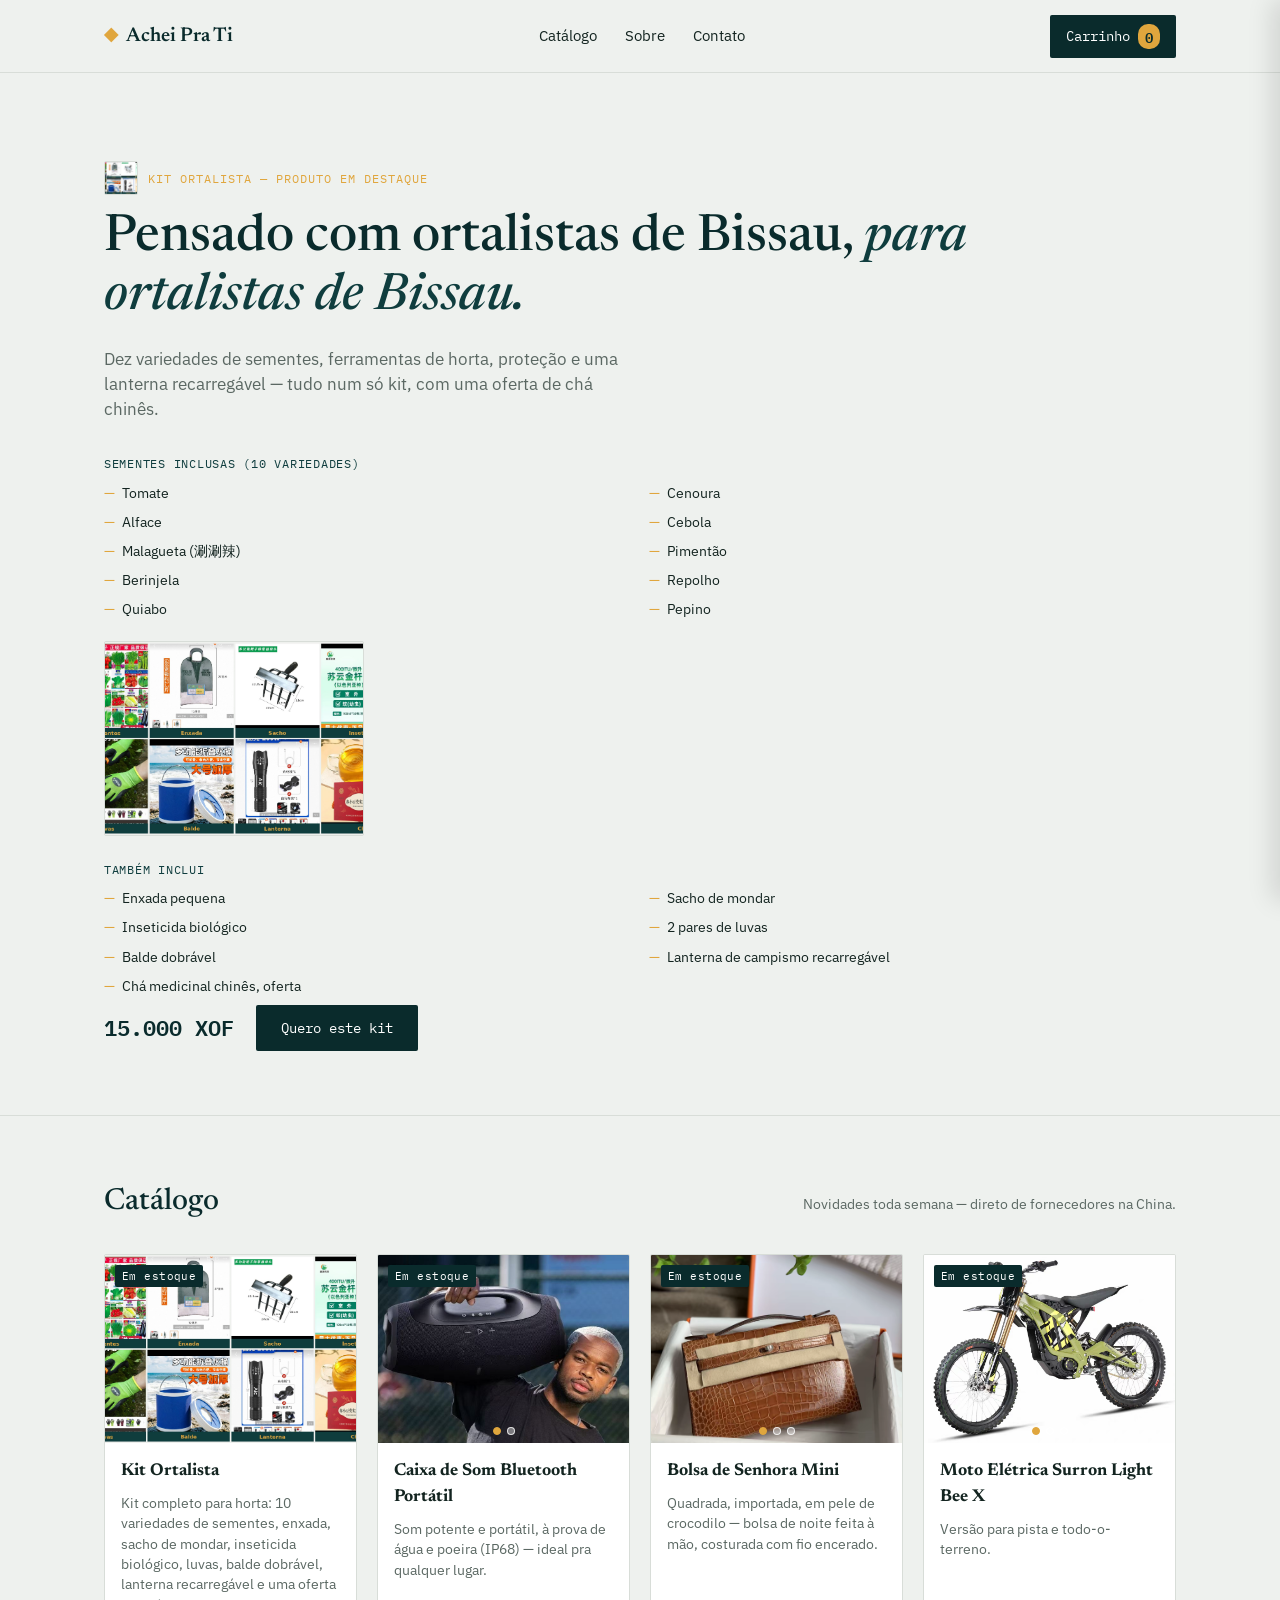
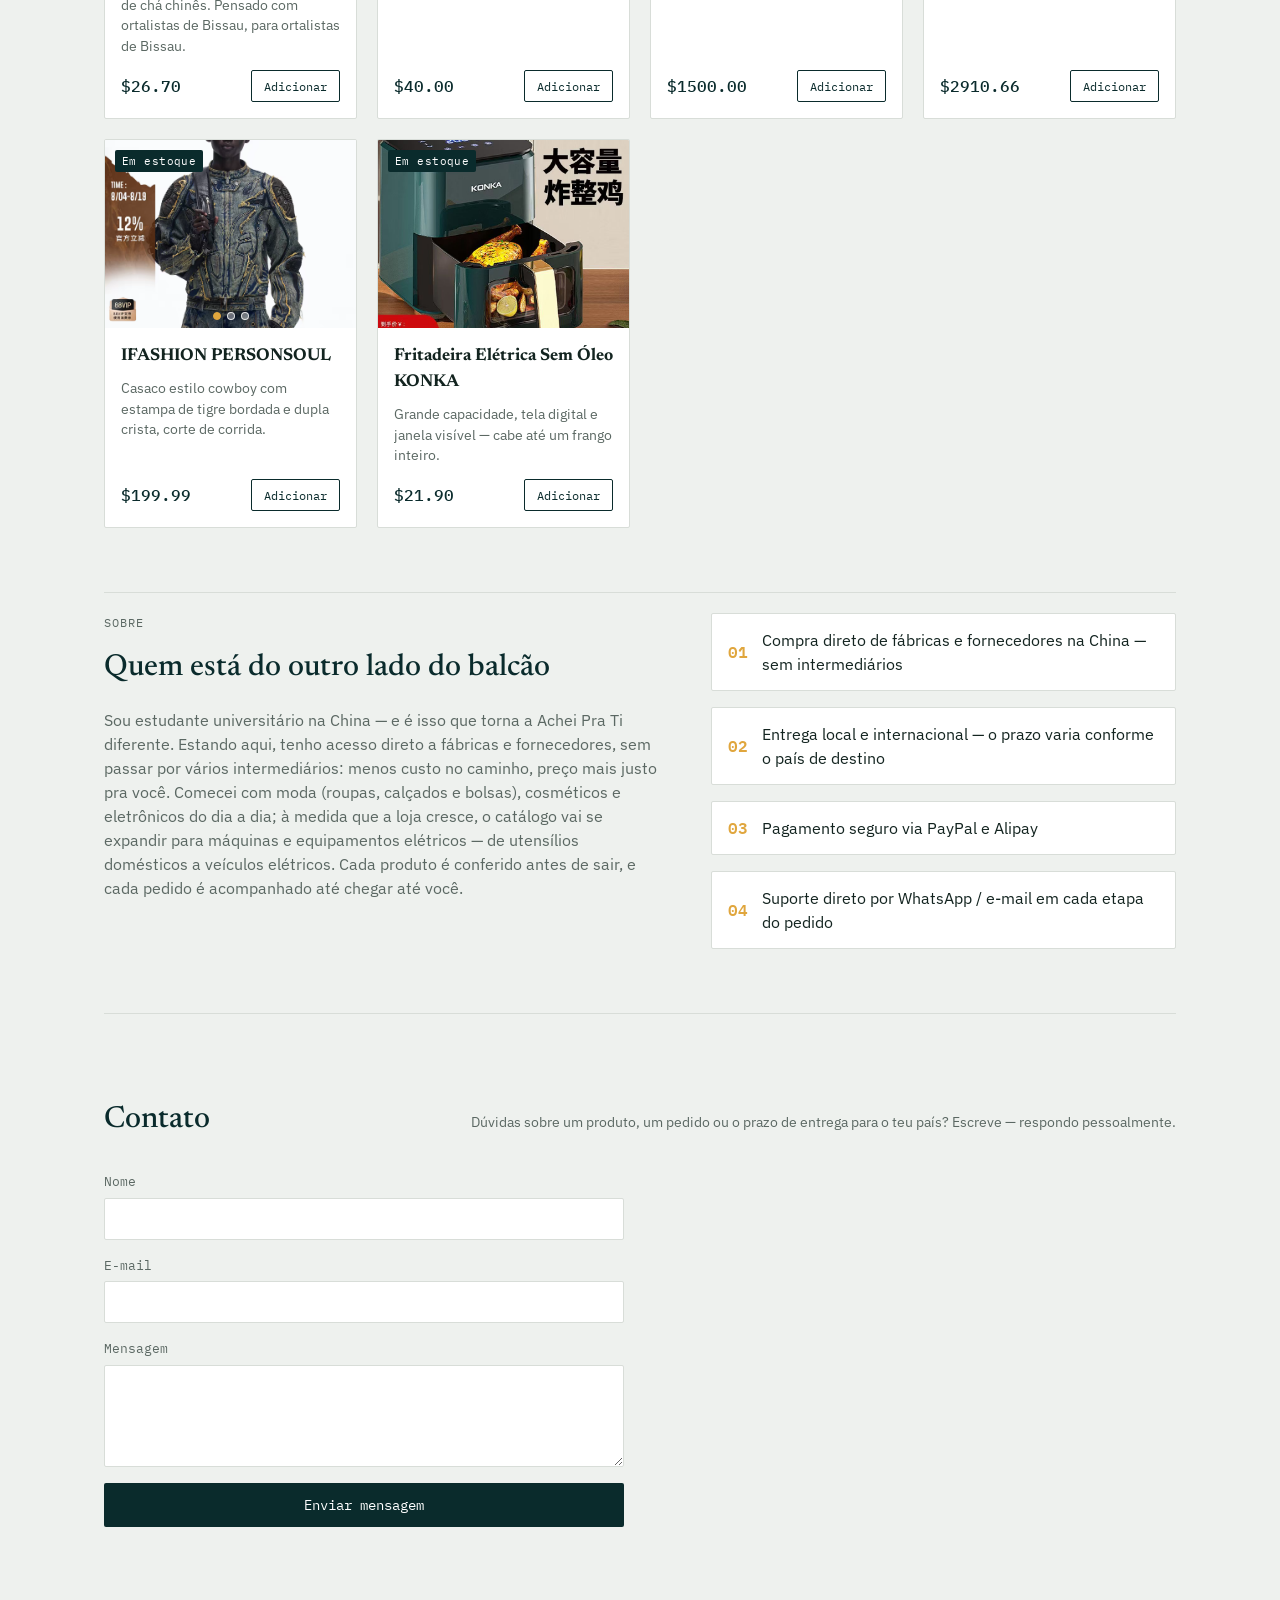
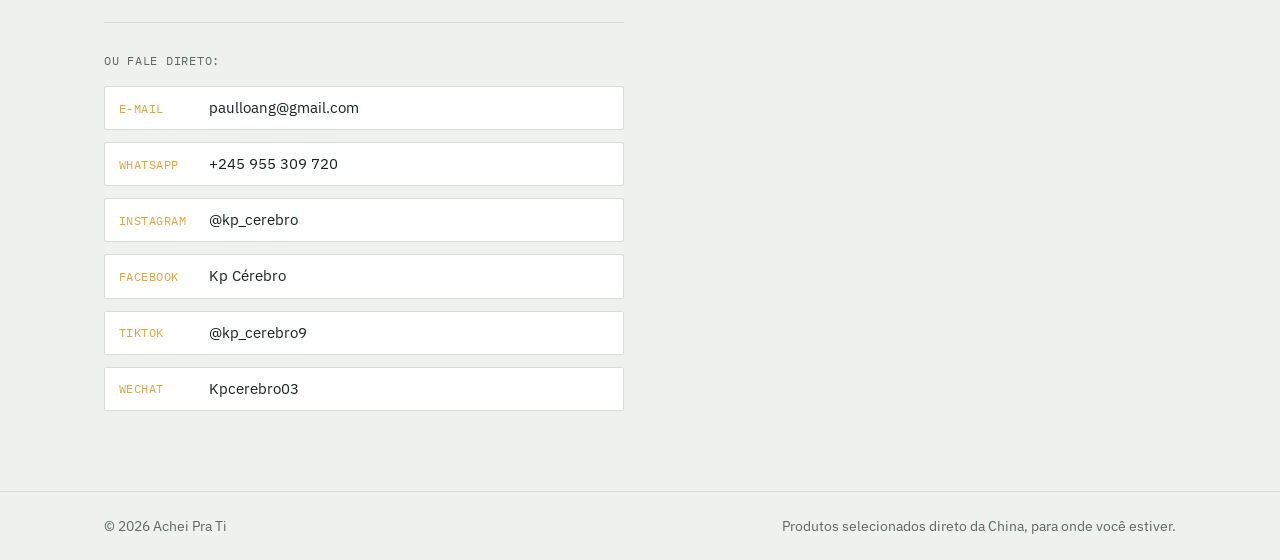
<file: index.html>
<!DOCTYPE html>
<html lang="pt">
<head>
<meta charset="UTF-8">
<meta name="viewport" content="width=device-width, initial-scale=1.0">
<title>Achei Pra Ti — Catálogo</title>
<meta name="description" content="Achei Pra Ti — loja online de produtos e serviços. Pagamentos via PayPal e Alipay.">
<link rel="preconnect" href="https://fonts.googleapis.com">
<link href="https://fonts.googleapis.com/css2?family=Newsreader:ital,opsz,wght@0,6..72,400;0,6..72,500;0,6..72,600;1,6..72,400&family=IBM+Plex+Sans:wght@400;500;600&family=IBM+Plex+Mono:wght@400;500&display=swap" rel="stylesheet">
<link rel="stylesheet" href="style.css">
<link rel="manifest" href="manifest.json">
<meta name="theme-color" content="#0F3D3E">
<link rel="apple-touch-icon" href="icon-192.png">
</head>
<body>

<header class="site-header">
  <div class="wrap header-inner">
    <a href="#" class="brand">
      <span class="brand-mark">◆</span>
      <span class="brand-name">Achei Pra Ti</span>
    </a>
    <nav class="main-nav">
      <a href="#catalogo">Catálogo</a>
      <a href="#sobre">Sobre</a>
      <a href="#contato">Contato</a>
    </nav>
    <button class="cart-toggle" id="cartToggle" aria-label="Abrir carrinho">
      Carrinho <span class="cart-count" id="cartCount">0</span>
    </button>
    <button class="install-btn" id="installBtn" hidden>Instalar app</button>
  </div>
</header>

<section class="hero featured-product">
  <div class="wrap featured-body-only">
    <p class="eyebrow featured-eyebrow">
      <img src="images/kit-ortalist.jpg" alt="Kit Ortalista" class="featured-thumb">
      Kit Ortalista — Produto em destaque
    </p>
      <h1>Pensado com ortalistas de Bissau, <em>para ortalistas de Bissau.</em></h1>
      <p class="hero-sub">Dez variedades de sementes, ferramentas de horta, proteção e uma lanterna recarregável — tudo num só kit, com uma oferta de chá chinês.</p>

      <p class="featured-subhead">Sementes inclusas (10 variedades)</p>
      <ul class="featured-list">
        <li>Tomate</li>
        <li>Cenoura</li>
        <li>Alface</li>
        <li>Cebola</li>
        <li>Malagueta (涮涮辣)</li>
        <li>Pimentão</li>
        <li>Berinjela</li>
        <li>Repolho</li>
        <li>Quiabo</li>
        <li>Pepino</li>
      </ul>

      <div class="featured-photo">
        <img src="images/kit-ortalist.jpg" alt="Itens do Kit Ortalista">
      </div>

      <p class="featured-subhead">Também inclui</p>
      <ul class="featured-list">
        <li>Enxada pequena</li>
        <li>Sacho de mondar</li>
        <li>Inseticida biológico</li>
        <li>2 pares de luvas</li>
        <li>Balde dobrável</li>
        <li>Lanterna de campismo recarregável</li>
        <li>Chá medicinal chinês, oferta</li>
      </ul>

      <div class="featured-foot">
        <span class="featured-price">15.000 XOF</span>
        <a href="https://wa.me/245955309720?text=Ol%C3%A1!%20Quero%20encomendar%20o%20Kit%20Ortalista." target="_blank" rel="noopener" class="btn btn-primary">Quero este kit</a>
      </div>
  </div>
</section>

<main class="wrap">

  <section id="catalogo" class="catalog-section">
    <div class="section-head">
      <h2>Catálogo</h2>
      <p class="section-note">Novidades toda semana — direto de fornecedores na China.</p>
    </div>
    <div class="product-grid" id="productGrid">
      <!-- produtos inseridos via JS -->
    </div>
  </section>

  <section id="sobre" class="about-section">
    <div class="about-grid">
      <div>
        <p class="eyebrow">Sobre</p>
        <h2>Quem está do outro lado do balcão</h2>
        <p>Sou estudante universitário na China — e é isso que torna a Achei Pra Ti diferente. Estando aqui, tenho acesso direto a fábricas e fornecedores, sem passar por vários intermediários: menos custo no caminho, preço mais justo pra você. Comecei com moda (roupas, calçados e bolsas), cosméticos e eletrônicos do dia a dia; à medida que a loja cresce, o catálogo vai se expandir para máquinas e equipamentos elétricos — de utensílios domésticos a veículos elétricos. Cada produto é conferido antes de sair, e cada pedido é acompanhado até chegar até você.</p>
      </div>
      <div class="about-facts">
        <div class="fact"><span class="fact-num">01</span><span>Compra direto de fábricas e fornecedores na China — sem intermediários</span></div>
        <div class="fact"><span class="fact-num">02</span><span>Entrega local e internacional — o prazo varia conforme o país de destino</span></div>
        <div class="fact"><span class="fact-num">03</span><span>Pagamento seguro via PayPal e Alipay</span></div>
        <div class="fact"><span class="fact-num">04</span><span>Suporte direto por WhatsApp / e-mail em cada etapa do pedido</span></div>
      </div>
    </div>
  </section>

  <section id="contato" class="contact-section">
    <div class="section-head">
      <h2>Contato</h2>
      <p class="section-note">Dúvidas sobre um produto, um pedido ou o prazo de entrega para o teu país? Escreve — respondo pessoalmente.</p>
    </div>
    <form class="contact-form" id="contactForm">
      <div class="field">
        <label for="name">Nome</label>
        <input type="text" id="name" name="name" required>
      </div>
      <div class="field">
        <label for="email">E-mail</label>
        <input type="email" id="email" name="email" required>
      </div>
      <div class="field">
        <label for="message">Mensagem</label>
        <textarea id="message" name="message" rows="4" required></textarea>
      </div>
      <button type="submit" class="btn btn-primary">Enviar mensagem</button>
      <p class="form-note" id="formNote"></p>
    </form>

    <div class="direct-contact">
      <p class="direct-contact-label">Ou fale direto:</p>
      <a href="mailto:paulloang@gmail.com" class="contact-link">
        <span class="contact-link-label">E-mail</span> paulloang@gmail.com
      </a>
      <a href="https://wa.me/245955309720" target="_blank" rel="noopener" class="contact-link">
        <span class="contact-link-label">WhatsApp</span> +245 955 309 720
      </a>
      <a href="https://www.instagram.com/kp_cerebro/" target="_blank" rel="noopener" class="contact-link">
        <span class="contact-link-label">Instagram</span> @kp_cerebro
      </a>
      <span class="contact-link">
        <span class="contact-link-label">Facebook</span> Kp Cérebro
      </span>
      <a href="https://www.tiktok.com/@kp_cerebro9" target="_blank" rel="noopener" class="contact-link">
        <span class="contact-link-label">TikTok</span> @kp_cerebro9
      </a>
      <span class="contact-link">
        <span class="contact-link-label">WeChat</span> Kpcerebro03
      </span>
    </div>
  </section>

</main>

<footer class="site-footer">
  <div class="wrap footer-inner">
    <span>© <span id="year"></span> Achei Pra Ti</span>
    <span class="footer-note">Produtos selecionados direto da China, para onde você estiver.</span>
  </div>
</footer>

<!-- Carrinho lateral -->
<div class="cart-overlay" id="cartOverlay"></div>
<aside class="cart-drawer" id="cartDrawer" aria-label="Carrinho de compras">
  <div class="cart-drawer-head">
    <h3>Seu carrinho</h3>
    <button class="cart-close" id="cartClose" aria-label="Fechar carrinho">✕</button>
  </div>
  <div class="cart-items" id="cartItems">
    <p class="cart-empty" id="cartEmpty">O carrinho está vazio.</p>
  </div>
  <div class="cart-footer">
    <div class="cart-total-row">
      <span>Total</span>
      <span id="cartTotal">$0.00</span>
    </div>
    <div id="paypal-button-container"></div>
    <button class="btn btn-secondary" id="alipayBtn">Pagar com Alipay</button>
    <p class="cart-footnote">Pagamento seguro via PayPal. Alipay em breve.</p>
  </div>
</aside>

<script src="https://www.paypal.com/sdk/js?client-id=BAA_Z7J0CFtpTNKvQ-j7wie6JursDG1ZTSMe6CP1Nc4qwkhyiYV_4q8W4ER-Qb8YqD7vXknqPvDMAMWeLc&currency=USD"></script>
<script src="script.js"></script>
</body>
</html>
</file>
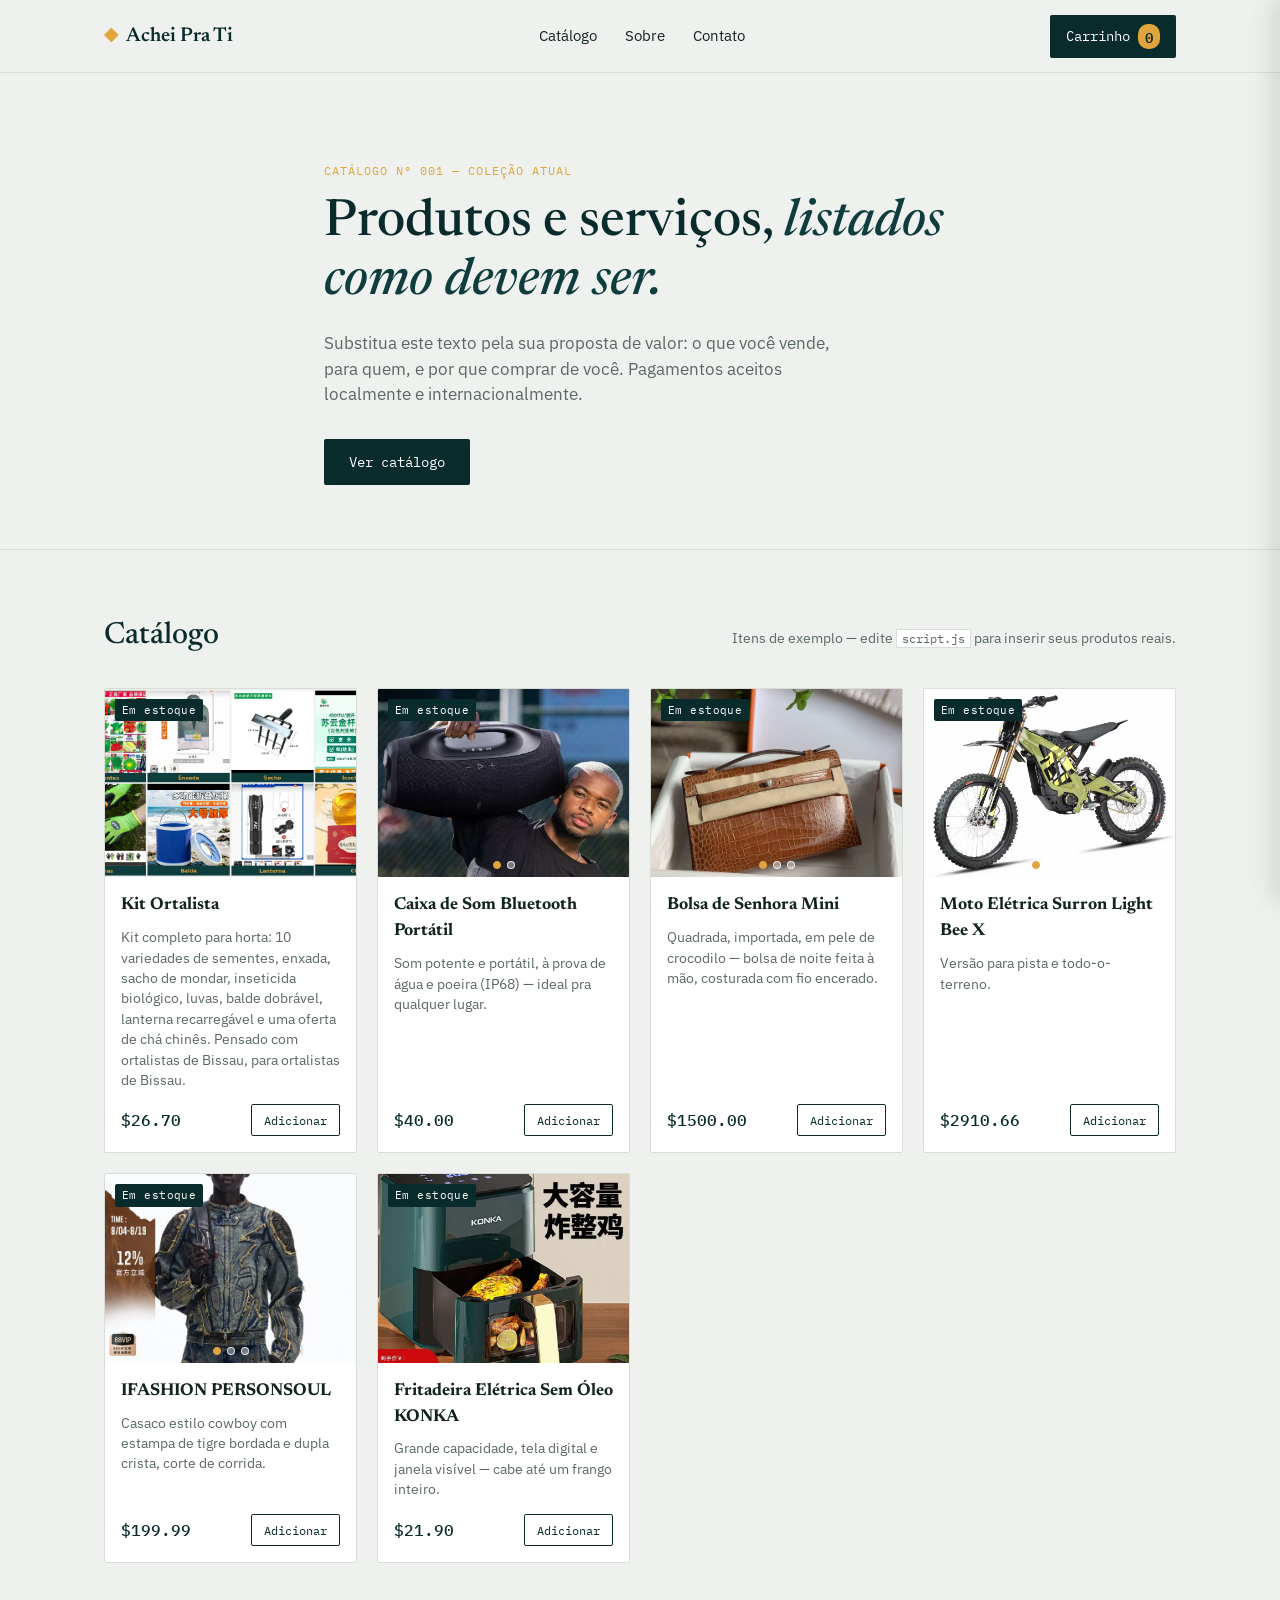
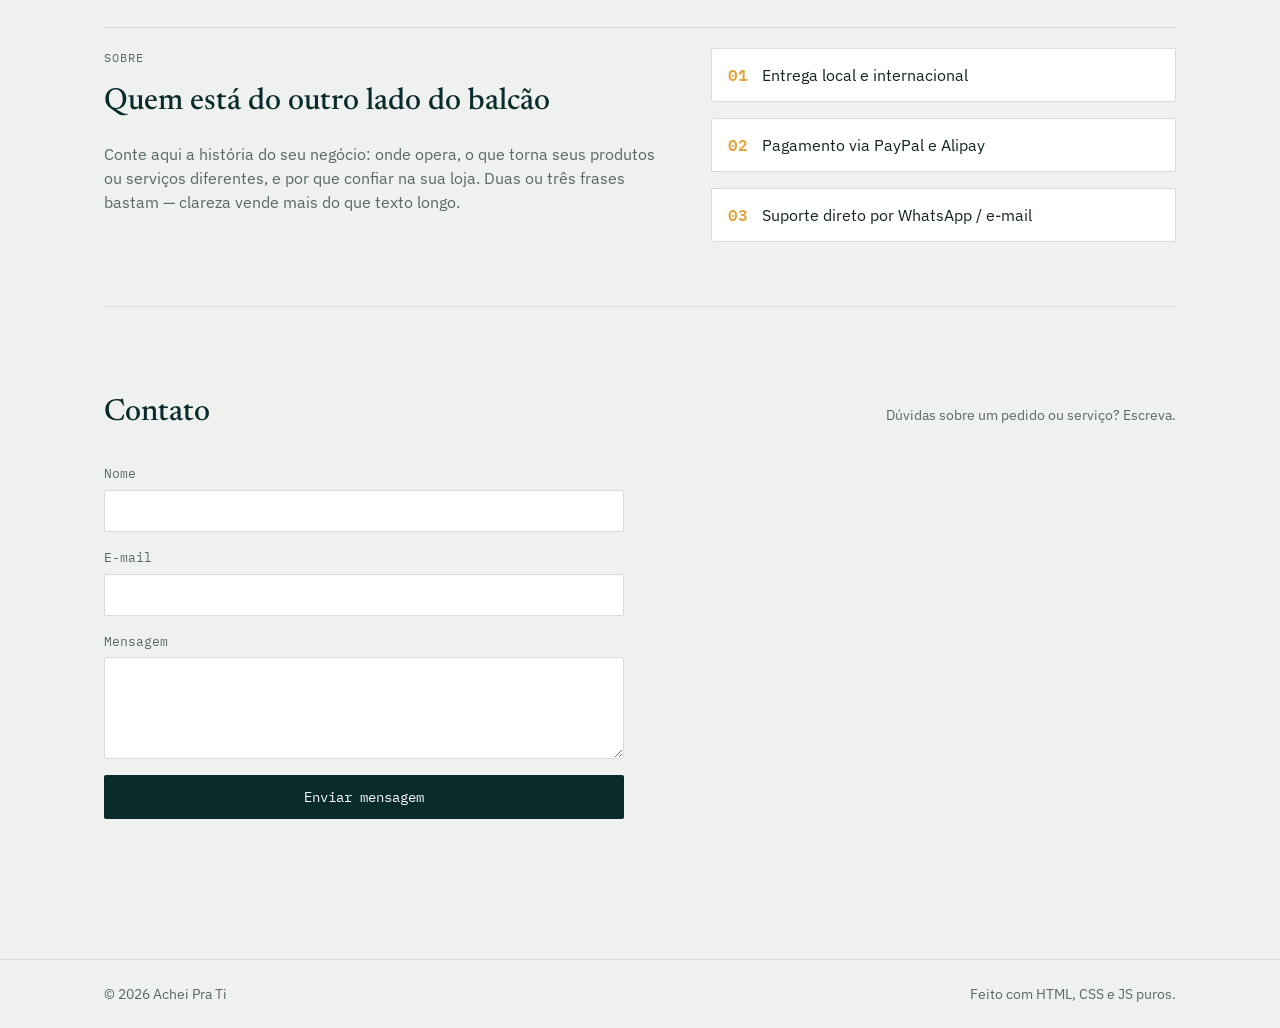
<file: index (1).html>
<!DOCTYPE html>
<html lang="pt">
<head>
<meta charset="UTF-8">
<meta name="viewport" content="width=device-width, initial-scale=1.0">
<title>Achei Pra Ti — Catálogo</title>
<meta name="description" content="Achei Pra Ti — loja online de produtos e serviços. Pagamentos via PayPal e Alipay.">
<link rel="preconnect" href="https://fonts.googleapis.com">
<link href="https://fonts.googleapis.com/css2?family=Newsreader:ital,opsz,wght@0,6..72,400;0,6..72,500;0,6..72,600;1,6..72,400&family=IBM+Plex+Sans:wght@400;500;600&family=IBM+Plex+Mono:wght@400;500&display=swap" rel="stylesheet">
<link rel="stylesheet" href="style.css">
</head>
<body>

<header class="site-header">
  <div class="wrap header-inner">
    <a href="#" class="brand">
      <span class="brand-mark">◆</span>
      <span class="brand-name">Achei Pra Ti</span>
    </a>
    <nav class="main-nav">
      <a href="#catalogo">Catálogo</a>
      <a href="#sobre">Sobre</a>
      <a href="#contato">Contato</a>
    </nav>
    <button class="cart-toggle" id="cartToggle" aria-label="Abrir carrinho">
      Carrinho <span class="cart-count" id="cartCount">0</span>
    </button>
  </div>
</header>

<section class="hero">
  <div class="wrap hero-inner">
    <p class="eyebrow">Catálogo Nº 001 — Coleção atual</p>
    <h1>Produtos e serviços, <em>listados como devem ser.</em></h1>
    <p class="hero-sub">Substitua este texto pela sua proposta de valor: o que você vende, para quem, e por que comprar de você. Pagamentos aceitos localmente e internacionalmente.</p>
    <a href="#catalogo" class="btn btn-primary">Ver catálogo</a>
  </div>
</section>

<main class="wrap">

  <section id="catalogo" class="catalog-section">
    <div class="section-head">
      <h2>Catálogo</h2>
      <p class="section-note">Itens de exemplo — edite <code>script.js</code> para inserir seus produtos reais.</p>
    </div>
    <div class="product-grid" id="productGrid">
      <!-- produtos inseridos via JS -->
    </div>
  </section>

  <section id="sobre" class="about-section">
    <div class="about-grid">
      <div>
        <p class="eyebrow">Sobre</p>
        <h2>Quem está do outro lado do balcão</h2>
        <p>Conte aqui a história do seu negócio: onde opera, o que torna seus produtos ou serviços diferentes, e por que confiar na sua loja. Duas ou três frases bastam — clareza vende mais do que texto longo.</p>
      </div>
      <div class="about-facts">
        <div class="fact"><span class="fact-num">01</span><span>Entrega local e internacional</span></div>
        <div class="fact"><span class="fact-num">02</span><span>Pagamento via PayPal e Alipay</span></div>
        <div class="fact"><span class="fact-num">03</span><span>Suporte direto por WhatsApp / e-mail</span></div>
      </div>
    </div>
  </section>

  <section id="contato" class="contact-section">
    <div class="section-head">
      <h2>Contato</h2>
      <p class="section-note">Dúvidas sobre um pedido ou serviço? Escreva.</p>
    </div>
    <form class="contact-form" id="contactForm">
      <div class="field">
        <label for="name">Nome</label>
        <input type="text" id="name" name="name" required>
      </div>
      <div class="field">
        <label for="email">E-mail</label>
        <input type="email" id="email" name="email" required>
      </div>
      <div class="field">
        <label for="message">Mensagem</label>
        <textarea id="message" name="message" rows="4" required></textarea>
      </div>
      <button type="submit" class="btn btn-primary">Enviar mensagem</button>
      <p class="form-note" id="formNote"></p>
    </form>
  </section>

</main>

<footer class="site-footer">
  <div class="wrap footer-inner">
    <span>© <span id="year"></span> Achei Pra Ti</span>
    <span class="footer-note">Feito com HTML, CSS e JS puros.</span>
  </div>
</footer>

<!-- Carrinho lateral -->
<div class="cart-overlay" id="cartOverlay"></div>
<aside class="cart-drawer" id="cartDrawer" aria-label="Carrinho de compras">
  <div class="cart-drawer-head">
    <h3>Seu carrinho</h3>
    <button class="cart-close" id="cartClose" aria-label="Fechar carrinho">✕</button>
  </div>
  <div class="cart-items" id="cartItems">
    <p class="cart-empty" id="cartEmpty">O carrinho está vazio.</p>
  </div>
  <div class="cart-footer">
    <div class="cart-total-row">
      <span>Total</span>
      <span id="cartTotal">$0.00</span>
    </div>
    <div id="paypal-button-container"></div>
    <button class="btn btn-secondary" id="alipayBtn">Pagar com Alipay</button>
    <p class="cart-footnote">Pagamento simulado — conecte suas chaves reais no <code>script.js</code> antes de publicar.</p>
  </div>
</aside>

<script src="https://www.paypal.com/sdk/js?client-id=BAA_Z7J0CFtpTNKvQ-j7wie6JursDG1ZTSMe6CP1Nc4qwkhyiYV_4q8W4ER-Qb8YqD7vXknqPvDMAMWeLc&currency=USD"></script>
<script src="script.js"></script>
</body>
</html>
</file>
<file: style.css>
:root{
  --ink:#132420;
  --teal:#0F3D3E;
  --teal-deep:#0A2B2C;
  --gold:#E0A63D;
  --bg:#EEF1EE;
  --paper:#FFFFFF;
  --line:#D8DDD8;
  --muted:#5B6863;
  --radius:2px;
  --font-display:'Newsreader', serif;
  --font-body:'IBM Plex Sans', sans-serif;
  --font-mono:'IBM Plex Mono', monospace;
}

*{box-sizing:border-box;}
html{scroll-behavior:smooth;}
body{
  margin:0;
  background:var(--bg);
  color:var(--ink);
  font-family:var(--font-body);
  line-height:1.5;
  -webkit-font-smoothing:antialiased;
}
a{color:inherit;}
.wrap{max-width:1120px;margin:0 auto;padding:0 24px;}
code{font-family:var(--font-mono);background:var(--paper);padding:1px 5px;border:1px solid var(--line);font-size:0.85em;}

/* focus visibility */
a:focus-visible, button:focus-visible, input:focus-visible, textarea:focus-visible{
  outline:2px solid var(--gold);
  outline-offset:2px;
}

/* ---------- Header ---------- */
.site-header{
  position:sticky; top:0; z-index:30;
  background:var(--bg);
  border-bottom:1px solid var(--line);
}
.header-inner{
  display:flex; align-items:center; justify-content:space-between;
  height:72px;
}
.brand{display:flex; align-items:center; gap:8px; text-decoration:none; font-family:var(--font-display); font-size:1.25rem; font-weight:600; color:var(--teal-deep);}
.brand-mark{color:var(--gold); font-size:1.1rem;}
.main-nav{display:flex; gap:28px;}
.main-nav a{text-decoration:none; font-size:0.92rem; color:var(--ink); position:relative;}
.main-nav a:hover{color:var(--teal);}
.cart-toggle{
  font-family:var(--font-mono); font-size:0.85rem;
  background:var(--teal-deep); color:#fff; border:none;
  padding:9px 16px; border-radius:var(--radius); cursor:pointer;
  display:flex; align-items:center; gap:8px;
}
.cart-toggle:hover{background:var(--teal);}
.cart-count{background:var(--gold); color:var(--teal-deep); font-weight:600; padding:1px 7px; border-radius:10px;}
.install-btn{
  font-family:var(--font-mono); font-size:0.8rem;
  background:transparent; border:1px solid var(--teal-deep); color:var(--teal-deep);
  padding:8px 14px; border-radius:var(--radius); cursor:pointer;
}
.install-btn:hover{background:var(--teal-deep); color:#fff;}

/* ---------- Hero ---------- */
.hero{
  padding:88px 0 64px;
  border-bottom:1px solid var(--line);
}
.hero-inner{max-width:680px;}
.eyebrow{
  font-family:var(--font-mono); font-size:0.78rem; letter-spacing:0.08em; text-transform:uppercase;
  color:var(--gold); margin:0 0 14px;
}
.hero h1{
  font-family:var(--font-display); font-weight:500; font-size:clamp(2.1rem,4.2vw,3.2rem);
  line-height:1.15; margin:0 0 20px; color:var(--teal-deep);
}
.hero h1 em{font-style:italic; color:var(--teal);}
.hero-sub{color:var(--muted); font-size:1.05rem; margin:0 0 32px; max-width:52ch;}
.btn{
  display:inline-block; font-family:var(--font-mono); font-size:0.85rem;
  padding:12px 24px; border-radius:var(--radius); text-decoration:none; cursor:pointer; border:1px solid transparent;
}
.btn-primary{background:var(--teal-deep); color:#fff;}
.btn-primary:hover{background:var(--teal);}
.btn-secondary{background:transparent; border:1px solid var(--teal-deep); color:var(--teal-deep); width:100%; margin-top:10px;}
.btn-secondary:hover{background:var(--teal-deep); color:#fff;}

/* ---------- Produto em destaque (hero) ---------- */
.featured-eyebrow{display:flex; align-items:center; gap:10px;}
.featured-thumb{
  width:34px; height:34px; border-radius:var(--radius); object-fit:cover;
  border:1px solid var(--line);
}
.featured-subhead{
  font-family:var(--font-mono); font-size:0.78rem; text-transform:uppercase; letter-spacing:0.06em;
  color:var(--teal); margin:24px 0 10px;
}
.featured-photo{
  margin:20px 0; max-width:260px; aspect-ratio:4/3; border-radius:var(--radius); overflow:hidden; border:1px solid var(--line);
}
.featured-photo img{width:100%; height:100%; object-fit:cover; display:block;}
.featured-list{
  list-style:none; padding:0; margin:0; display:grid; grid-template-columns:1fr 1fr; gap:8px 18px;
}
.featured-list li{
  font-size:0.88rem; color:var(--ink); padding-left:18px; position:relative;
}
.featured-list li::before{
  content:"—"; position:absolute; left:0; color:var(--gold);
}
.featured-foot{display:flex; align-items:center; gap:22px; flex-wrap:wrap; margin-top:8px;}
.featured-price{font-family:var(--font-mono); font-size:1.4rem; font-weight:600; color:var(--teal-deep);}

@media (max-width:760px){
  .featured-list{grid-template-columns:1fr;}
}

/* ---------- Section head ---------- */
.section-head{
  display:flex; justify-content:space-between; align-items:baseline;
  margin:64px 0 28px; gap:16px; flex-wrap:wrap;
}
.section-head h2{font-family:var(--font-display); font-weight:500; font-size:1.9rem; margin:0; color:var(--teal-deep);}
.section-note{color:var(--muted); font-size:0.88rem; margin:0;}

/* ---------- Product grid ---------- */
.product-grid{
  display:grid; grid-template-columns:repeat(auto-fill, minmax(230px,1fr)); gap:20px;
  margin-bottom:64px;
}
.product-card{
  background:var(--paper); border:1px solid var(--line); border-radius:var(--radius);
  overflow:hidden; display:flex; flex-direction:column;
  transition:transform 0.15s ease, box-shadow 0.15s ease;
}
.product-card:hover{transform:translateY(-3px); box-shadow:0 10px 24px rgba(15,61,62,0.1);}
.product-media{
  aspect-ratio:4/3; background:#F4F5F3;
  display:flex; align-items:center; justify-content:center;
  position:relative; overflow:hidden;
}
.product-media img{
  width:100%; height:100%; object-fit:cover;
}
.media-dots{
  position:absolute; bottom:8px; left:0; right:0;
  display:flex; justify-content:center; gap:6px;
}
.dot{
  width:8px; height:8px; border-radius:50%; border:1px solid rgba(255,255,255,0.8);
  background:rgba(255,255,255,0.4); cursor:pointer; padding:0;
}
.dot.active{background:var(--gold); border-color:var(--gold);}
.stock-tag{
  position:absolute; top:10px; left:10px;
  background:var(--teal-deep); color:#fff; font-family:var(--font-mono); font-size:0.68rem;
  padding:3px 7px; border-radius:var(--radius); letter-spacing:0.04em;
}
.product-body{padding:16px; display:flex; flex-direction:column; gap:8px; flex:1;}
.product-name{font-family:var(--font-display); font-size:1.08rem; margin:0; color:var(--ink);}
.product-desc{font-size:0.85rem; color:var(--muted); margin:0; flex:1;}
.product-foot{display:flex; align-items:center; justify-content:space-between; margin-top:6px;}
.product-price{font-family:var(--font-mono); font-weight:500; color:var(--teal-deep);}
.add-btn{
  font-family:var(--font-mono); font-size:0.78rem; background:transparent;
  border:1px solid var(--teal-deep); color:var(--teal-deep); padding:7px 12px; border-radius:var(--radius); cursor:pointer;
}
.add-btn:hover{background:var(--teal-deep); color:#fff;}

/* ---------- About ---------- */
.about-section{padding:20px 0 64px; border-top:1px solid var(--line);}
.about-grid{display:grid; grid-template-columns:1.2fr 1fr; gap:48px; align-items:start;}
.about-grid h2{font-family:var(--font-display); font-weight:500; font-size:1.9rem; margin:6px 0 16px; color:var(--teal-deep);}
.about-grid p{color:var(--muted);}
.about-facts{display:flex; flex-direction:column; gap:16px;}
.fact{display:flex; align-items:center; gap:14px; padding:14px 16px; background:var(--paper); border:1px solid var(--line); border-radius:var(--radius);}
.fact-num{font-family:var(--font-mono); color:var(--gold); font-weight:600;}

/* ---------- Contact ---------- */
.contact-section{padding:20px 0 80px; border-top:1px solid var(--line);}
.contact-form{max-width:520px; display:flex; flex-direction:column; gap:16px;}
.field{display:flex; flex-direction:column; gap:6px;}
.field label{font-size:0.82rem; color:var(--muted); font-family:var(--font-mono);}
.field input, .field textarea{
  font-family:var(--font-body); font-size:0.95rem; padding:10px 12px;
  border:1px solid var(--line); border-radius:var(--radius); background:var(--paper); color:var(--ink);
}
.form-note{font-size:0.85rem; color:var(--teal); min-height:1.2em;}

.direct-contact{
  max-width:520px; margin-top:36px; padding-top:28px; border-top:1px solid var(--line);
  display:flex; flex-direction:column; gap:12px;
}
.direct-contact-label{font-family:var(--font-mono); font-size:0.78rem; text-transform:uppercase; letter-spacing:0.06em; color:var(--muted); margin:0 0 4px;}
.contact-link{
  display:flex; align-items:center; gap:12px; text-decoration:none; color:var(--ink);
  font-size:0.92rem; padding:10px 14px; background:var(--paper); border:1px solid var(--line); border-radius:var(--radius);
}
a.contact-link:hover{border-color:var(--teal); color:var(--teal-deep);}
.contact-link-label{
  font-family:var(--font-mono); font-size:0.72rem; text-transform:uppercase; letter-spacing:0.04em;
  color:var(--gold); min-width:78px;
}

/* ---------- Footer ---------- */
.site-footer{border-top:1px solid var(--line); padding:24px 0; color:var(--muted); font-size:0.85rem;}
.footer-inner{display:flex; justify-content:space-between; flex-wrap:wrap; gap:8px;}

/* ---------- Cart drawer ---------- */
.cart-overlay{
  position:fixed; inset:0; background:rgba(10,20,18,0.35);
  opacity:0; pointer-events:none; transition:opacity 0.2s ease; z-index:40;
}
.cart-overlay.open{opacity:1; pointer-events:auto;}
.cart-drawer{
  position:fixed; top:0; right:0; height:100%; width:min(380px,90vw);
  background:var(--paper); z-index:50; transform:translateX(100%);
  transition:transform 0.25s ease; display:flex; flex-direction:column;
  box-shadow:-8px 0 24px rgba(0,0,0,0.12);
}
.cart-drawer.open{transform:translateX(0);}
.cart-drawer-head{display:flex; justify-content:space-between; align-items:center; padding:20px; border-bottom:1px solid var(--line);}
.cart-drawer-head h3{font-family:var(--font-display); margin:0; font-size:1.2rem;}
.cart-close{background:none; border:none; font-size:1.1rem; cursor:pointer; color:var(--muted);}
.cart-items{flex:1; overflow-y:auto; padding:16px 20px; display:flex; flex-direction:column; gap:14px;}
.cart-empty{color:var(--muted); font-size:0.9rem;}
.cart-item{display:flex; justify-content:space-between; gap:10px; font-size:0.88rem; border-bottom:1px dashed var(--line); padding-bottom:12px;}
.cart-item-name{font-weight:500;}
.cart-item-meta{color:var(--muted); font-family:var(--font-mono); font-size:0.78rem;}
.cart-item-remove{background:none; border:none; color:var(--muted); cursor:pointer; font-size:0.8rem; text-decoration:underline;}
.cart-footer{padding:18px 20px 22px; border-top:1px solid var(--line);}
.cart-total-row{display:flex; justify-content:space-between; font-family:var(--font-mono); font-weight:600; margin-bottom:14px; color:var(--teal-deep);}
.cart-footnote{font-size:0.72rem; color:var(--muted); margin-top:10px;}

/* ---------- Responsive ---------- */
@media (max-width:760px){
  .main-nav{display:none;}
  .about-grid{grid-template-columns:1fr;}
  .hero{padding:56px 0 40px;}
}

@media (prefers-reduced-motion:reduce){
  *{transition:none !important; scroll-behavior:auto !important;}
}
</file>
